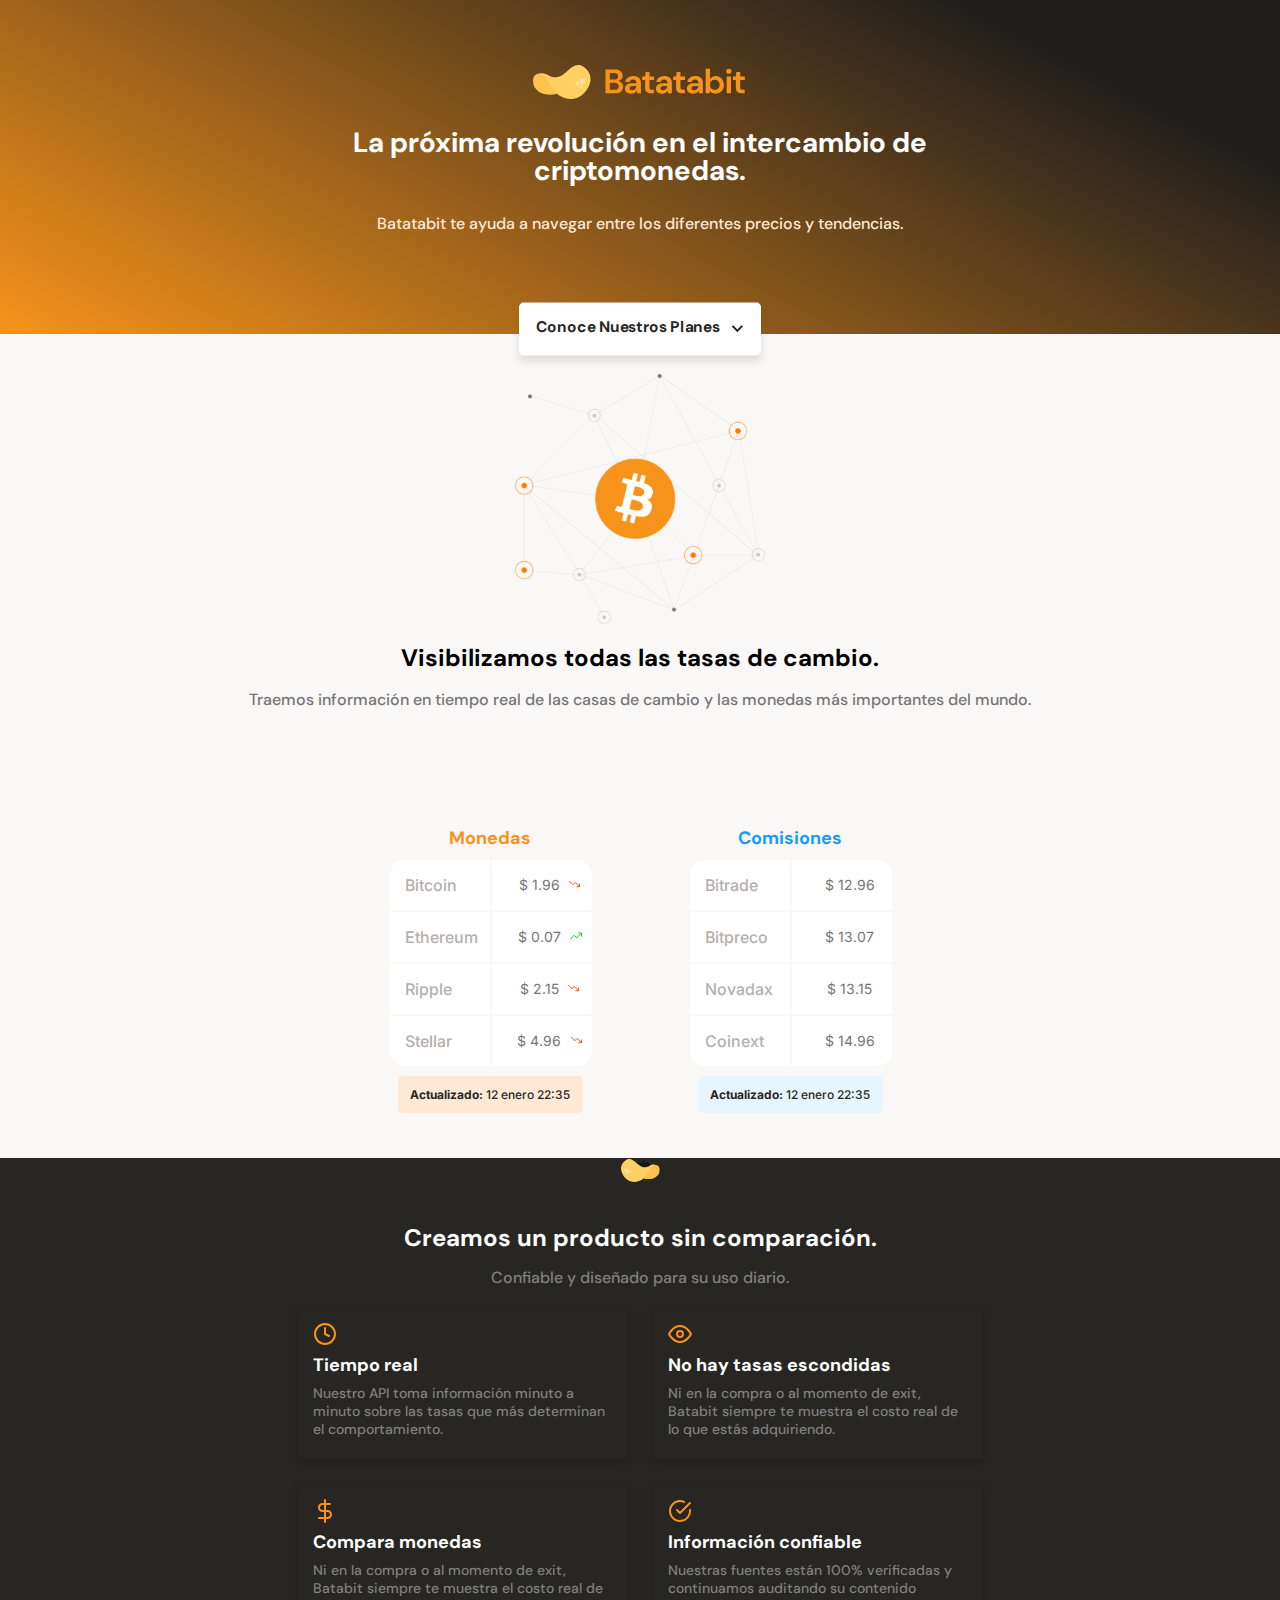
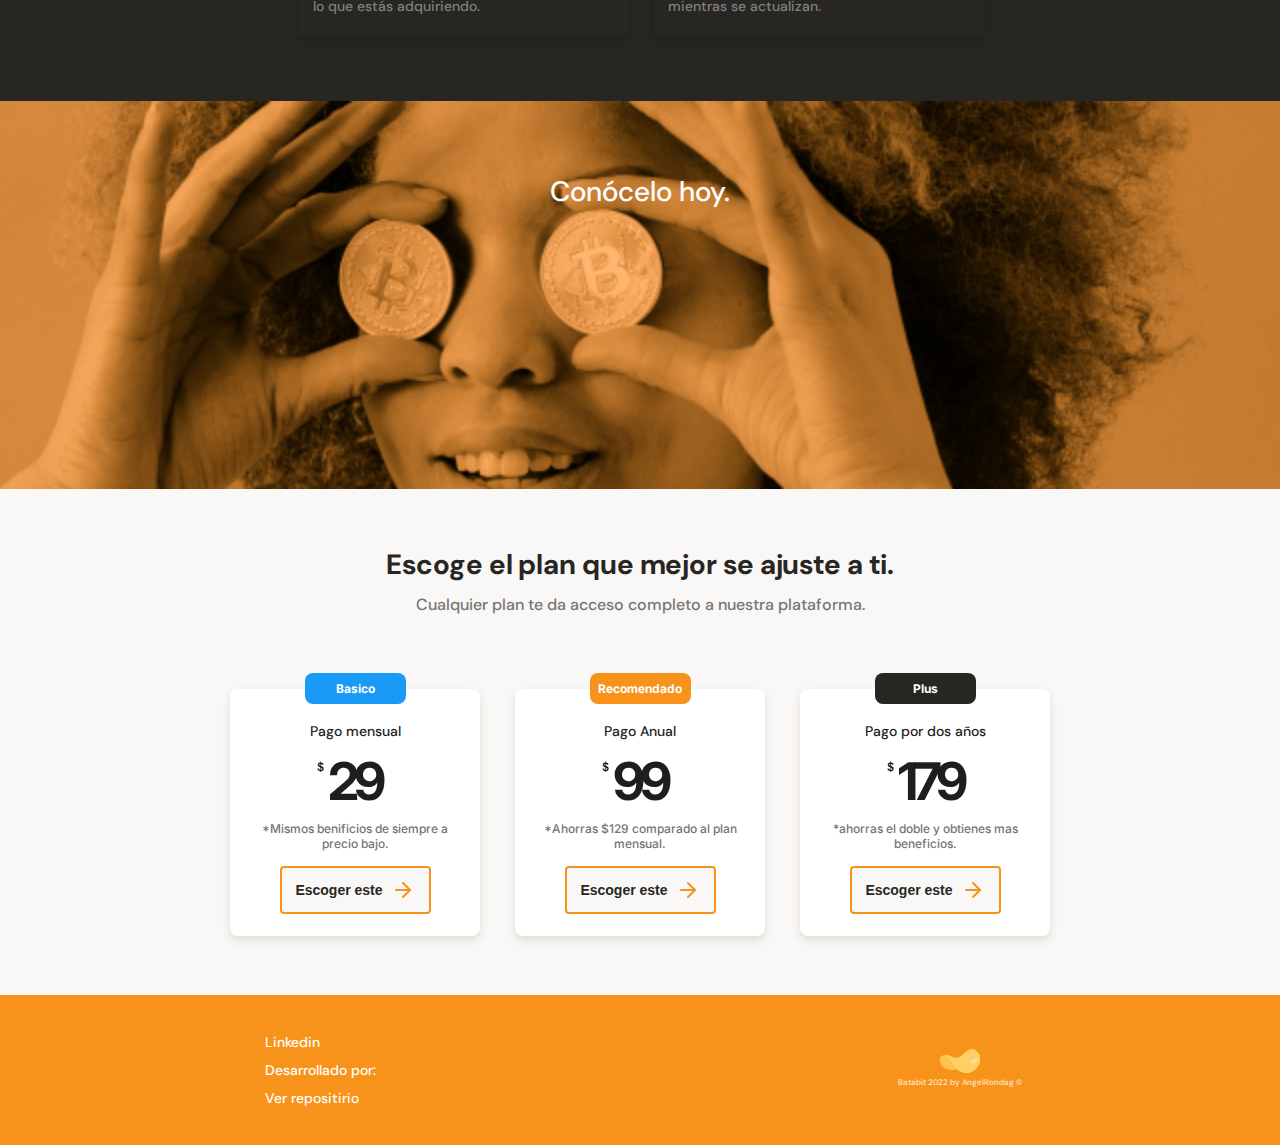
<file: index.html>
<!DOCTYPE html>
<html lang="en">
<head>
    <meta charset="UTF-8">
    <meta http-equiv="X-UA-Compatible" content="IE=edge">
    <meta name="viewport" content="width=device-width, initial-scale=1.0">
    <title>Proyecto-batatabit</title>
    <link rel="preconnect" href="https://fonts.googleapis.com">
<link rel="preconnect" href="https://fonts.gstatic.com" crossorigin>
<link href="https://fonts.googleapis.com/css2?family=DM+Sans:wght@400;500;700&family=Inter:wght@300;400;700&display=swap" rel="stylesheet">
<link rel="stylesheet" href="style.css">
<link rel="stylesheet" href="/table.css" media="(min-width: 918px)">
<link  rel="icon" href="/assets/imgs/Group.png" >
</head>
<body>
    <div class="prueba"> 
        <span class="prueba__center"></span>
    </div>
<header>
    <div class="nav">
        <img class="nav__logo" src="/assets/imgs/logo.svg" alt="">
        <div class="nav__contain">
            <h1 class="nav__title">La próxima revolución en el intercambio de criptomonedas.</h1>
            <p class="nav__p">Batatabit te ayuda a navegar entre los diferentes precios y tendencias.</p>
        </div>
    </div>
    <a class="nav-buttom"  href="#planes">Conoce Nuestros Planes<span class="nav-buttom__dow"></span> </a>
</header>    
<main class="main">
        <section class="first">
            <div class="first__contain-Img">
                <span class="first__Img"></span>
            </div>
            <div class="first__contain-title">
                <h1 class="first__title">Visibilizamos todas las tasas de cambio.</h1>
                <p class="first__p">Traemos información en tiempo real de las casas de cambio y las monedas más importantes del mundo.</p>
            </div>
                <section class="list">
                    <div class="list__contain">
                        <h2 class="list__title">Monedas</h2>     
                        <div class="list__ul">
                            <div class="list__li border-radius radius-top-left">
                                <p>Bitcoin</p>
                            </div>
                            <div class="list__li-2 radius-top-right">
                                <p>$ 1.96 <span class="list--l1"> </span></p>
                            </div>
                            <div class="list__li">
                                <p>Ethereum</p>
                            </div>
                            <div class="list__li-2">
                                <p>$ 0.07 <span class="list--l2"> </span></p>
                            </div>
                            <div class="list__li">
                                <p>Ripple</p>
                            </div>
                            <div class="list__li-2">
                                <p>$ 2.15 <span class="list--l3"> </span></p>
                            </div>
                            <div class="list__li radius-bottom-left">
                                <p>Stellar</p>
                            </div>
                            <div class="list__li-2 radius-bottom-right">
                                <p>$ 4.96 <span class="list--l4"> </span></p>
                            </div>
                        </div>
                        <div class="list__footer">
                            <p class="list__footer-p "> <b>Actualizado: </b>12 enero 22:35</p>
                        </div>
                    </div>  
                    
                    <div class="list__contain">
                        <h2 class="list__title list--comisiones">Comisiones</h2>     
                        <div class="list__ul">
                        <div class="list__li border-radius radius-top-left">
                            <p>Bitrade</p>
                        </div>
                        <div class="list__li-2 radius-top-right">
                            <p>$ 12.96</p>
                        </div>
                        <div class="list__li">
                            <p>Bitpreco</p>
                        </div>
                        <div class="list__li-2">
                            <p>$ 13.07</p>
                        </div>
                        <div class="list__li">
                            <p>Novadax</p>
                        </div>
                        <div class="list__li-2">
                            <p>$ 13.15</p>
                        </div>
                        <div class="list__li radius-bottom-left">
                            <p>Coinext</p>
                        </div>
                        <div class="list__li-2 radius-bottom-right">
                            <p>$ 14.96</p>
                        </div>
                    </div>
                        <div class="list__footer list--md-footer-blue">
                        <p class="list__footer-p "> <b>Actualizado: </b>12 enero 22:35</p>
                        </div>
                </div>               
            </section>
        </section>

        <section class="second">
            <div class="second__container">hola
                <span class="second__logo"></span>
                <div class="second__title-container">
                    <h2 class="second__title">Creamos un producto sin comparación.</h2>
                    <p class="second__p">Confiable y diseñado para su uso diario.</p>
                </div>
                <section class="second-section">
                    <article class="second-section__article">
                        <span class="second-section__icon second--icon-one"></span>
                        <p class="second-section__p1">Tiempo real</p>
                        <p class="second-section__p2">Nuestro API toma información minuto a minuto sobre las tasas que más determinan el comportamiento.</p>
                    </article>

                    <article class="second-section__article">
                        <span class="second-section__icon second--icon-two"></span>
                        <p class="second-section__p1">No hay tasas escondidas</p>
                        <p class="second-section__p2">Ni en la compra o al momento de exit, Batabit siempre te muestra el costo real de lo que estás adquiriendo.</p>
                    </article>

                    <article class="second-section__article">
                        <span class="second-section__icon second--icon-three"></span>
                        <p class="second-section__p1">Compara monedas</p>
                        <p class="second-section__p2">Ni en la compra o al momento de exit, Batabit siempre te muestra el costo real de lo que estás adquiriendo.</p>
                    </article>

                    <article class="second-section__article">
                        <span class="second-section__icon second--icon-four"></span>
                        <p class="second-section__p1">Información confiable</p>
                        <p class="second-section__p2">Nuestras fuentes están 100% verificadas y continuamos auditando su contenido mientras se actualizan.</p>
                    </article>
                </section>
            </div>
        </section>

        <section class="third">
            <div class="third__container">
                <h2 class="third__h2">Conócelo hoy.</h2>
            </div>
        </section>
        <section class="fourth">
            <div class="fourth__container">
                <div class="fourth__container-title">
                    <h2 class="fourth__title">Escoge el plan que mejor se ajuste a ti.</h2>
                    <p class="fourth__p-title">Cualquier plan te da acceso completo a nuestra plataforma.</p>
                </div>
                    
                <section id="planes" class="fourth-m">

                    <article class="fourth-m__article">
                        <div class="fourth-m__container">
                        <span class="fourth-m__head fourth--md-blue">Basico</span>
                        <p class="fourth-m__p-1">Pago mensual</p>
                        <div class="fourth-m__group">
                            <div class="fourth-m__dollar">$</div>
                            <div class="fourth-m__number">29</div>
                        </div>
                        <p class="fourth-m__p">*Mismos benificios de siempre a precio bajo.</p>
                        <button class="fourth-m__buttom"> <p>Escoger este</p> <span class="fourth_m__buttom-only"></span></button>
                        </div>
                    </article>

                    <article class="fourth-m__article">
                    <div class="fourth-m__container">
                        <span class="fourth-m__head">Recomendado</span>
                        <p class="fourth-m__p-1">Pago Anual</p>
                        <div class="fourth-m__group">
                            <div class="fourth-m__dollar">$</div>
                            <div class="fourth-m__number">99</div>
                        </div>
                        <p class="fourth-m__p">*Ahorras $129 comparado al plan mensual.</p>
                        <button class="fourth-m__buttom"> <p>Escoger este</p> <span class="fourth_m__buttom-only"></span></button>
                    </div>
                    </article>

                    <article class="fourth-m__article">
                        <div class="fourth-m__container">
                        <span class="fourth-m__head fourth--md-purple">Plus</span>
                        <p class="fourth-m__p-1">Pago por dos años</p>
                        <div class="fourth-m__group">
                            <div class="fourth-m__dollar">$</div>
                            <div class="fourth-m__number">179</div>
                        </div>
                        <p class="fourth-m__p">*ahorras el doble y obtienes mas beneficios.</p>
                        <button class="fourth-m__buttom"> <p>Escoger este</p> <span class="fourth_m__buttom-only"></span></button>
                        </div>
                    </article>
                </section>
            </div>
        </section>
</main>
<footer>
    <section class="footer-s">
    <div class="footer-s__container">
        <a href=#"><span>Linkedin</span></a>
        <a href="#"> <span>Desarrollado por:</span></a>
        <a href="#"><span>Ver repositirio</span></a>
    </div>
    
    </section >
    <section class="footer-s">
    <div class="footer-s__container-logo">
        <span class="footer-s__logo"></span>
        <p class="footer-s__p">Batabit 2022 by AngelRondag ©</p>
    </div>
    </section>
</footer>
</body>
</html>
</file>
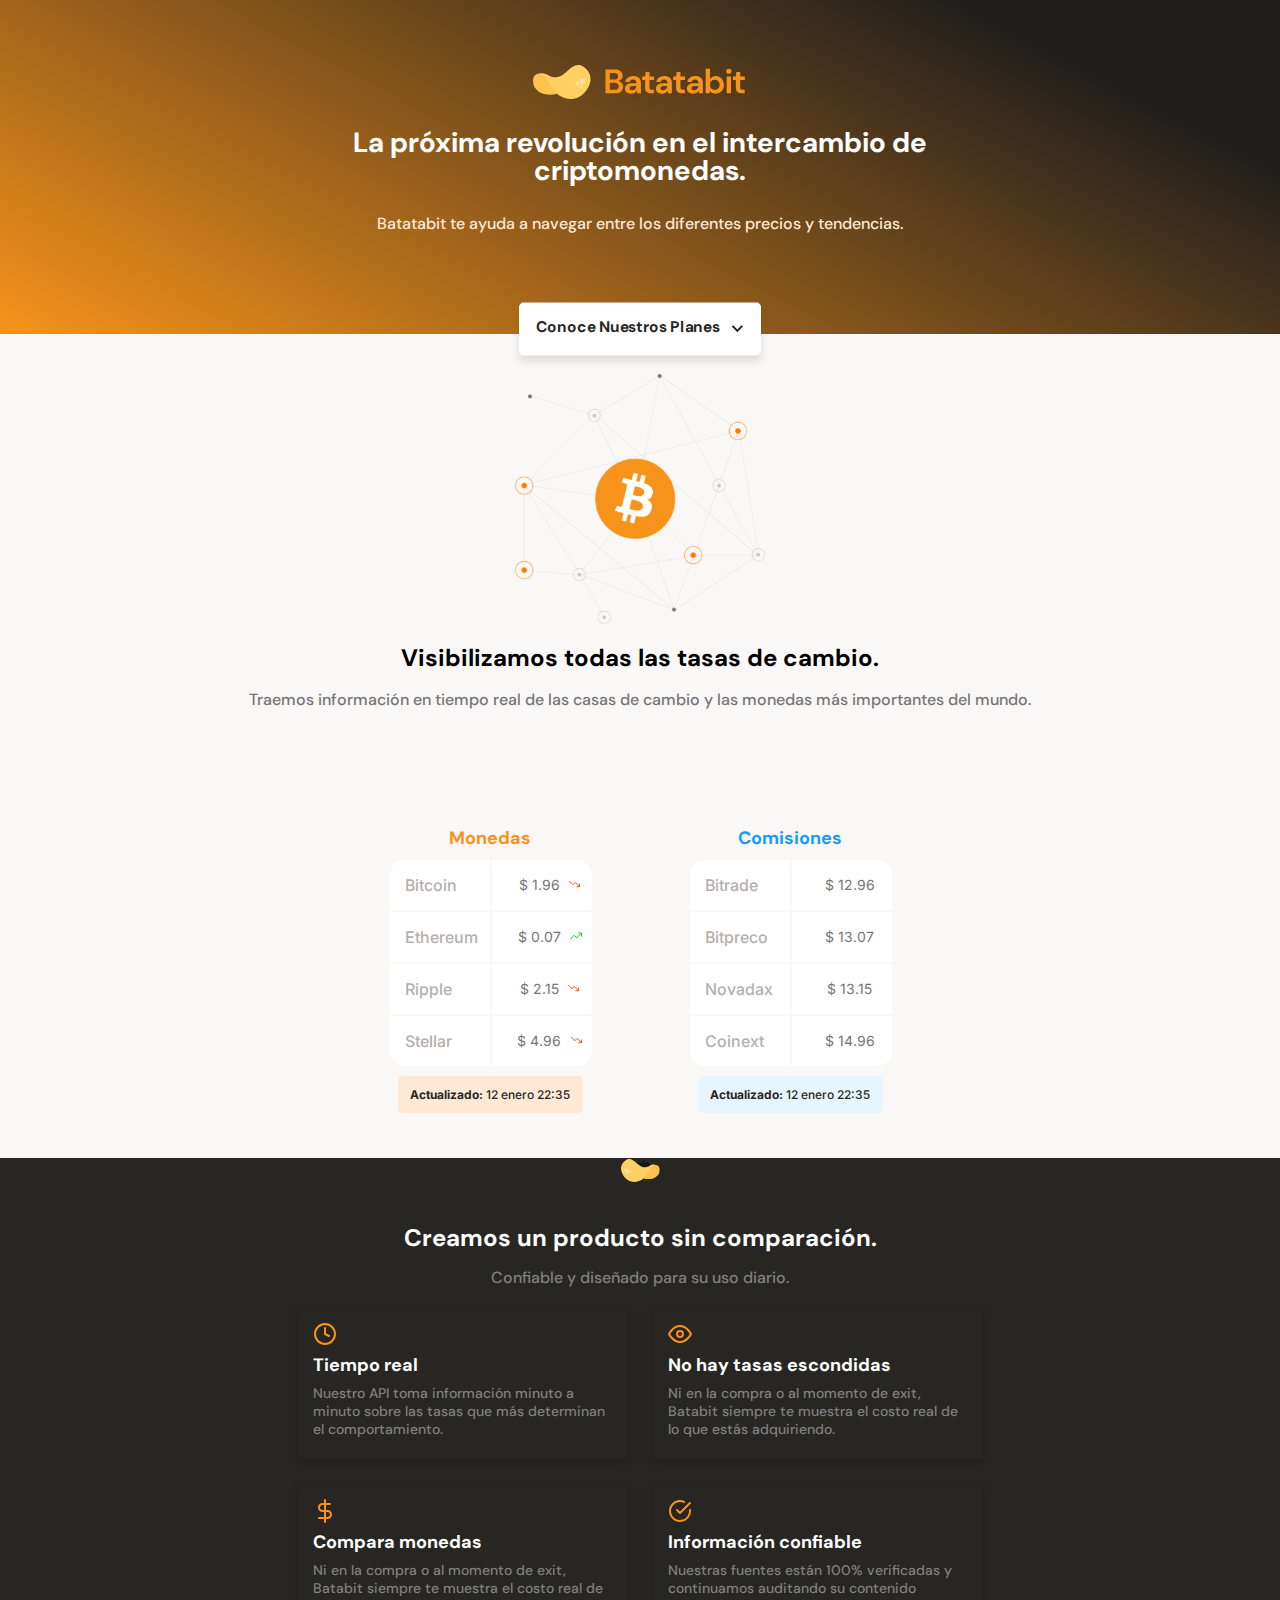
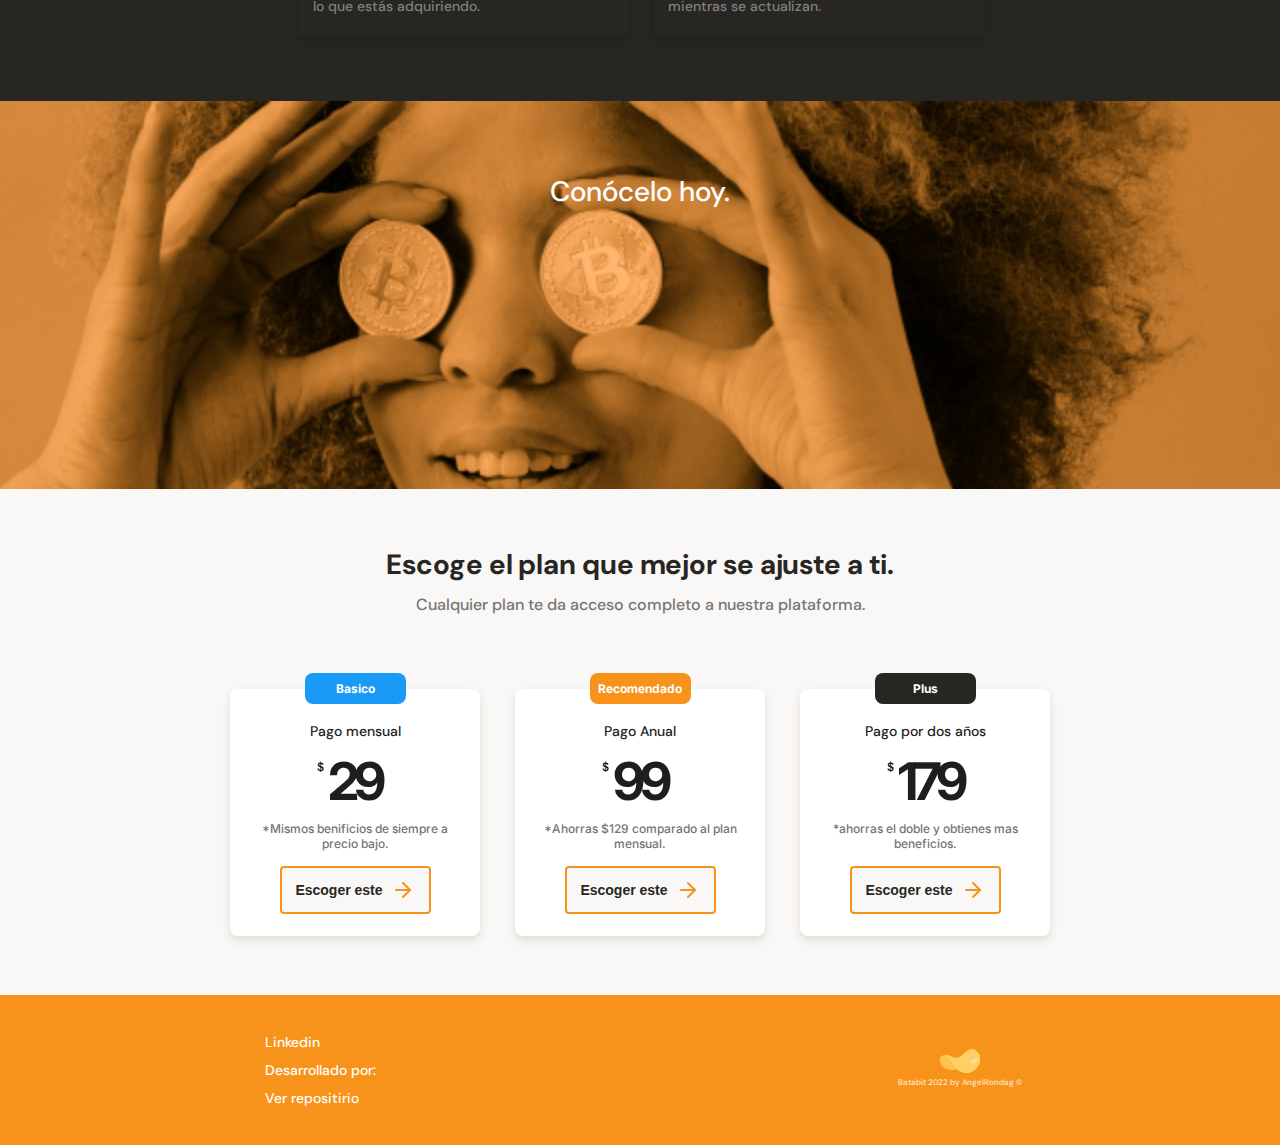
<file: idex.html>
<!DOCTYPE html>
<html lang="en">
<head>
    <meta charset="UTF-8">
    <meta http-equiv="X-UA-Compatible" content="IE=edge">
    <meta name="viewport" content="width=device-width, initial-scale=1.0">
    <title>Proyecto-batatabit</title>
    <link rel="preconnect" href="https://fonts.googleapis.com">
<link rel="preconnect" href="https://fonts.gstatic.com" crossorigin>
<link href="https://fonts.googleapis.com/css2?family=DM+Sans:wght@400;500;700&family=Inter:wght@300;400;700&display=swap" rel="stylesheet">
<link rel="stylesheet" href="style.css">
<link rel="stylesheet" href="css/table.css" media="(min-width: 918px)">
<link  rel="icon" href="/assets/imgs/Group.png" >
</head>
<body>
    <div class="prueba"> 
        <span class="prueba__center"></span>
    </div>
<header>
    <div class="nav">
        <img class="nav__logo" src="/assets/imgs/logo.svg" alt="">
        <div class="nav__contain">
            <h1 class="nav__title">La próxima revolución en el intercambio de criptomonedas.</h1>
            <p class="nav__p">Batatabit te ayuda a navegar entre los diferentes precios y tendencias.</p>
        </div>
    </div>
    <a class="nav-buttom"  href="#planes">Conoce Nuestros Planes<span class="nav-buttom__dow"></span> </a>
</header>    
<main class="main">
        <section class="first">
            <div class="first__contain-Img">
                <span class="first__Img"></span>
            </div>
            <div class="first__contain-title">
                <h1 class="first__title">Visibilizamos todas las tasas de cambio.</h1>
                <p class="first__p">Traemos información en tiempo real de las casas de cambio y las monedas más importantes del mundo.</p>
            </div>
                <section class="list">
                    <div class="list__contain">
                        <h2 class="list__title">Monedas</h2>     
                        <div class="list__ul">
                            <div class="list__li border-radius radius-top-left">
                                <p>Bitcoin</p>
                            </div>
                            <div class="list__li-2 radius-top-right">
                                <p>$ 1.96 <span class="list--l1"> </span></p>
                            </div>
                            <div class="list__li">
                                <p>Ethereum</p>
                            </div>
                            <div class="list__li-2">
                                <p>$ 0.07 <span class="list--l2"> </span></p>
                            </div>
                            <div class="list__li">
                                <p>Ripple</p>
                            </div>
                            <div class="list__li-2">
                                <p>$ 2.15 <span class="list--l3"> </span></p>
                            </div>
                            <div class="list__li radius-bottom-left">
                                <p>Stellar</p>
                            </div>
                            <div class="list__li-2 radius-bottom-right">
                                <p>$ 4.96 <span class="list--l4"> </span></p>
                            </div>
                        </div>
                        <div class="list__footer">
                            <p class="list__footer-p "> <b>Actualizado: </b>12 enero 22:35</p>
                        </div>
                    </div>  
                    
                    <div class="list__contain">
                        <h2 class="list__title list--comisiones">Comisiones</h2>     
                        <div class="list__ul">
                        <div class="list__li border-radius radius-top-left">
                            <p>Bitrade</p>
                        </div>
                        <div class="list__li-2 radius-top-right">
                            <p>$ 12.96</p>
                        </div>
                        <div class="list__li">
                            <p>Bitpreco</p>
                        </div>
                        <div class="list__li-2">
                            <p>$ 13.07</p>
                        </div>
                        <div class="list__li">
                            <p>Novadax</p>
                        </div>
                        <div class="list__li-2">
                            <p>$ 13.15</p>
                        </div>
                        <div class="list__li radius-bottom-left">
                            <p>Coinext</p>
                        </div>
                        <div class="list__li-2 radius-bottom-right">
                            <p>$ 14.96</p>
                        </div>
                    </div>
                        <div class="list__footer list--md-footer-blue">
                        <p class="list__footer-p "> <b>Actualizado: </b>12 enero 22:35</p>
                        </div>
                </div>               
            </section>
        </section>

        <section class="second">
            <div class="second__container">hola
                <span class="second__logo"></span>
                <div class="second__title-container">
                    <h2 class="second__title">Creamos un producto sin comparación.</h2>
                    <p class="second__p">Confiable y diseñado para su uso diario.</p>
                </div>
                <section class="second-section">
                    <article class="second-section__article">
                        <span class="second-section__icon second--icon-one"></span>
                        <p class="second-section__p1">Tiempo real</p>
                        <p class="second-section__p2">Nuestro API toma información minuto a minuto sobre las tasas que más determinan el comportamiento.</p>
                    </article>

                    <article class="second-section__article">
                        <span class="second-section__icon second--icon-two"></span>
                        <p class="second-section__p1">No hay tasas escondidas</p>
                        <p class="second-section__p2">Ni en la compra o al momento de exit, Batabit siempre te muestra el costo real de lo que estás adquiriendo.</p>
                    </article>

                    <article class="second-section__article">
                        <span class="second-section__icon second--icon-three"></span>
                        <p class="second-section__p1">Compara monedas</p>
                        <p class="second-section__p2">Ni en la compra o al momento de exit, Batabit siempre te muestra el costo real de lo que estás adquiriendo.</p>
                    </article>

                    <article class="second-section__article">
                        <span class="second-section__icon second--icon-four"></span>
                        <p class="second-section__p1">Información confiable</p>
                        <p class="second-section__p2">Nuestras fuentes están 100% verificadas y continuamos auditando su contenido mientras se actualizan.</p>
                    </article>
                </section>
            </div>
        </section>

        <section class="third">
            <div class="third__container">
                <h2 class="third__h2">Conócelo hoy.</h2>
            </div>
        </section>
        <section class="fourth">
            <div class="fourth__container">
                <div class="fourth__container-title">
                    <h2 class="fourth__title">Escoge el plan que mejor se ajuste a ti.</h2>
                    <p class="fourth__p-title">Cualquier plan te da acceso completo a nuestra plataforma.</p>
                </div>
                    
                <section id="planes" class="fourth-m">

                    <article class="fourth-m__article">
                        <div class="fourth-m__container">
                        <span class="fourth-m__head fourth--md-blue">Basico</span>
                        <p class="fourth-m__p-1">Pago mensual</p>
                        <div class="fourth-m__group">
                            <div class="fourth-m__dollar">$</div>
                            <div class="fourth-m__number">29</div>
                        </div>
                        <p class="fourth-m__p">*Mismos benificios de siempre a precio bajo.</p>
                        <button class="fourth-m__buttom"> <p>Escoger este</p> <span class="fourth_m__buttom-only"></span></button>
                        </div>
                    </article>

                    <article class="fourth-m__article">
                    <div class="fourth-m__container">
                        <span class="fourth-m__head">Recomendado</span>
                        <p class="fourth-m__p-1">Pago Anual</p>
                        <div class="fourth-m__group">
                            <div class="fourth-m__dollar">$</div>
                            <div class="fourth-m__number">99</div>
                        </div>
                        <p class="fourth-m__p">*Ahorras $129 comparado al plan mensual.</p>
                        <button class="fourth-m__buttom"> <p>Escoger este</p> <span class="fourth_m__buttom-only"></span></button>
                    </div>
                    </article>

                    <article class="fourth-m__article">
                        <div class="fourth-m__container">
                        <span class="fourth-m__head fourth--md-purple">Plus</span>
                        <p class="fourth-m__p-1">Pago por dos años</p>
                        <div class="fourth-m__group">
                            <div class="fourth-m__dollar">$</div>
                            <div class="fourth-m__number">179</div>
                        </div>
                        <p class="fourth-m__p">*ahorras el doble y obtienes mas beneficios.</p>
                        <button class="fourth-m__buttom"> <p>Escoger este</p> <span class="fourth_m__buttom-only"></span></button>
                        </div>
                    </article>
                </section>
            </div>
        </section>
</main>
<footer>
    <section class="footer-s">
    <div class="footer-s__container">
        <a href=#"><span>Linkedin</span></a>
        <a href="#"> <span>Desarrollado por:</span></a>
        <a href="#"><span>Ver repositirio</span></a>
    </div>
    
    </section >
    <section class="footer-s">
    <div class="footer-s__container-logo">
        <span class="footer-s__logo"></span>
        <p class="footer-s__p">Batabit 2022 by AngelRondag ©</p>
    </div>
    </section>
</footer>
</body>
</html>
</file>
<file: style.css>
:root {
    /* color*/
    --linear:   linear-gradient(207.8deg, #201E1C 16.69%, #F7931A 100%);
    --bitcoin-orange: #F7931A;
    --soft-orange: #FFE9D5;
    --secondary-blue:  #1A9AF7;
    --soft-blue: #E7F5FF;
    --black: #201E1C;
    --warm-black: #282623;
    --grey: #BABABA;
    --off-white:#FAF8F7;
    --just-white: #FFF;
}
* {
    margin: 0;
    padding: 0; 
    box-sizing: border-box;
}
html {
    font-family: 'DM Sans', sans-serif;
    font-size: 62.5%;
}
a {
    text-decoration:none;
    border: none;
}
li {
    list-style: none;
}
header {
    width: 100%;
    min-width: 320px;
    
    height: 334px;
    display: flex;
    flex-direction:column;
    align-items: center;
    background: var(--linear);
    position:relative
}
.nav {
    display: flex;
    flex-direction:column;
    justify-content: center;
    align-items: center;
    width: 90%;
    min-width: 288px;
    max-width:700px;
    height:218px;
    margin:20px auto 0;
    text-align: center;
}
.nav__logo {
    width:300px;
    height:24px;
    margin: 40px 0 0;
    align-self: center;
}
.nav__title {
    font-size: 2.4rem;
    font-weight:700;
    line-height:2.8rem;
    margin: 30px 0 30px;
    color: var(--just-white);
}
.nav__p {
    font-size:1.4rem;
    line-height:1.8rem;
    font-weight:500;
    color: var(--soft-orange)
}
.nav-buttom {
    width:220px ;
    height:48px;
    border-radius:4px;
    position: absolute;
    display: block;
    bottom: -19px;
    padding: 16.5px 15px;
    background-color: #fff;
    color: var(--warm-black);
    text-align: center;
    font-size: 1.4rem;
    line-height:1rem;
    font-weight: bold;
    text-align: center;
    box-shadow: 0 5px 8px rgba(89 73 30/ 17%);
}   
.nav-buttom__dow {
    width:12px;
    height:7px;
    display: inline-block;
    margin: 0 0 0 10px;
    background: url('/assets/icons/arrow-dow.svg') no-repeat center;
    background-size: contain;
}
.main {
    width: 100%;
    height: auto;
    min-width: 320px;
    background: var(--off-white);
    padding: 40px 0 25px;
}
.first {
    width: 90%;
    margin: 0 auto;
    display: flex;
    flex-direction:column;
    align-items:center;
    justify-content: center;
}
.first__Img {
    display: inline-block;
    width: 195px;
    height: 195px;
    background: url('/assets/imgs/Bitcoin.svg') no-repeat center;
    background-size: contain;
}
.first__contain-title {
    width:90%;
    height:190px ;
    margin: 0 auto;
    text-align: center;
}
.first__title {
    margin: 18px 0 0;
    font-size: 2.4rem;
    line-height: 2.6rem;
    font-weight: bold;
    color: var('--warm-black');
}
.first__p {
    margin: 20px 0 0 ;
    font-size: 1.4rem;
    line-height:1.8rem;
    font-weight:500;
    color:#757575 ;
}
.list {
    width: 100%;
    min-width: 320px;
    max-width: 900px;
    display: flex;
    flex-wrap: wrap;
    justify-content: center;
    column-gap: 100px;
    
}
.list__title {
    font-size:1.8rem;
    font-weight: bold;
    line-height: 2.4;
    color: var(--bitcoin-orange);
    text-align:center;
}
.list--comisiones {
    color: var(--secondary-blue);
}
.list__ul {
    width: 200px;
    display: grid;
    grid-template-rows: repeat(4,50px);
    grid-template-columns: 50% 50%;
    grid-column: center;
    grid-row: center;
    gap: 2px;
}
.list__li , .list__li-2 {
    padding: 0 0 0 15px;
    font-family: 'Inter';
    font-size: 1.6rem;
    font-weight: 500;
    line-height:1.9rem;
    color: #B5B0AC;
    background-color: var(--just-white);
    display: flex;
    align-items: center;
}
.list__li-2 {
    justify-content: center;
    font-size:1.4rem;
    font-weight:400;
    line-height: 1.7;
    color:#757575
}
.list__contain {
    display: flex;
    flex-direction:column;
    align-items: center;
    margin: 0 0 45px
}
.list--l1, .list--l2, .list--l3, .list--l4 {
    width: 12px;
    height: 12px;
    display: inline-block;
    margin-left: 5px;
    background: url('/assets/icons/trending-down.svg') no-repeat center;
    background-size: contain;
}
.list--l2 {
    background-image: url('/assets/icons/trending-up.svg');
}
.radius-top-left {
    border-radius: 15px 0 0 0 ;
}
.radius-top-right {
    border-radius: 0 15px 0 0 ;
}
.radius-bottom-left {
        border-radius: 0 0 0 15px ;
}
.radius-bottom-right {
    border-radius: 0 0 15px 0;
    
}
.list__footer {
    margin: 10px 0 0;
    width: 185px ;
    height:37px;
    padding: 10px;
    display: flex;
    justify-content: center;
    align-items: center;
    border-radius:5px;
    background-color: var(--soft-orange);
}
.list--md-footer-blue {
    background-color: var(--soft-blue);
}
.list__footer-p {
    font-family: 'Inter';
    font-size: 1.2rem ;
    font-weight: 500;
    color: var(--warm-black);
}
.second {
    width: 100%;
    min-width: 320px;
    background-color: var(--warm-black);
    position: relative;
}
.second__container {
    width: 90%;
    min-width: 320px;
    margin: 0 auto;
    display: flex;
    flex-direction: column;
    align-items: center;
}
.second__logo {
    width: 40px;
    height: 24px;
    display: inline-block;
    position:relative;
    top: -12px;
    background: url('/assets/imgs/patata.svg') no-repeat center;
    background-size: contain;
}
.second__container-title {
    min-width: 288px;
    max-width: 900px;
}
.second__title {
    margin: 30px 0 0;
    font-size: 2.4rem;
    font-weight: bold;
    line-height:2.6rem;
    text-align: center;
    color: var(--just-white);
}
.second__p {
    margin: 18px 0 0;
    text-align: center;
    font-size:1.4rem ;
    font-weight:500;
    line-height: 1.8rem;
    color: #808080;
}
.second-section {
    width: 100%;
    min-width: 320px;
    max-width: 900px;
    margin: 20px 0 65px;
    display: flex;
    justify-content:center;
    flex-wrap: wrap;
    column-gap: 25px;
    row-gap:25px;
}
.second-section__article {
    width: 90%;
    min-width: 288px;
    max-width: 330px;
    height:152px;
    display: flex;
    flex-direction: column;
    border-radius: 4px;
    box-shadow: 0 4px 8px rgba( 0 0 0 / 16%);
    padding: 15px;
}
.second-section__icon {
    width: 24px;
    height: 24px;
    display: inline-block;
    background-position: center;
    background-size: contain;
    background-repeat: no-repeat;

}
.second--icon-one {
    background-image: url('/assets/icons/clock.svg');
}
.second--icon-two {
    background-image: url('/assets/icons/eye.svg');
}
.second--icon-three {
    background-image: url('/assets/icons/dollar.svg');
}
.second--icon-four {
    background-image: url('/assets/icons/check-circle.svg');
}
.second-section__p2 {
    margin:10px 0 0;
    font-size: 1.4rem;
    font-weight: 500;
    line-height:1.8rem;
    color: #808080;
}
.second-section__p1 {
    margin: 10px 0 0;
    font-size: 1.8rem;
    font-weight: bold;
    line-height: 1.8rem;
    color: var(--just-white);
}
.third {
    width: 100%;
    min-width: 320px;
    height: 388px;
    background: url(/assets/imgs/bitcoin-rend.jpg) no-repeat center;
    background-size: cover;
}
.third__container {
    display: flex;
    justify-content: center;
}
.third__h2 {
    margin: 78px 0 0;
    text-align: center;
    font-size: 2.4rem;
    font-weight: 500;
    line-height: 2.6rem;
    color: var(--just-white);
}

.fourth {
    width: 100%;
    min-width: 320px;
    margin: 33px 0 0;
}
.fourth__container {
    display: flex;
    flex-direction:column;
    align-items: center;
}
.fourth__container-title {
    width:90%;
    min-width: 288px;
    max-width: 700px
}
.fourth__title {
    margin: 30px 0 0;
    text-align: center;
    font-size: 2.4rem;
    font-weight:bold;
    line-height:2.6rem;
    letter-spacing: -.1px;
    color: var(--warm-black);
}
.fourth__p-title {
    margin: 18px 0 0;
    text-align: center;
    font-size: 1.4rem;
    font-weight:500;
    line-height:1.8rem;
    color: #757575;
}
.fourth-m {
    width: 100%;
    min-width: 320px;
    height: 316px;
    margin: 40px auto 0;
    padding:0 20px;
    display: flex;
    gap: 15px;
    overflow-x: scroll;
    overscroll-behavior-x: contain;
    scroll-snap-type: x proximity;
}
.fourth-m::-webkit-scrollbar {
    height: 3px;
}
.fourth-m::-webkit-scrollbar-thumb {
    background-color: var(--bitcoin-orange);

    border-radius:1px;
}
.fourth-m__article {
    width: 70%;
    min-width:200px;
    max-width: 250px;
    height: 247px;
    scroll-snap-align: center;
    margin: auto;
    border-radius: 8px;
    box-shadow: 0 4px 8px rgba(89 73 30 / 16%);
    background-color: var(--just-white);
}
.fourth-m__container {
    width: 85%;
    margin: 0 auto;
    position: relative;
    display: flex;
    flex-direction:column;
    align-items: center;
}
.fourth-m__head {
    width: 101px ;
    height:31px;
    position: absolute;
    top: -15.5px;
    padding: 8px;
    text-align: center;
    font-family: 'Inter', sans-serif;
    font-size: 1.2rem;
    font-weight: bold;
    line-height: 1.5rem;
    border-radius: 8px;
    background: var(--bitcoin-orange);
    color: var(--just-white);
}
.fourth--md-blue {
    background-color: var(--secondary-blue);
}
.fourth--md-purple {
    background-color: var(--warm-black);
}
.fourth-m__p-1 {
    margin:33px 0 0;
    font-size: 1.4rem;
    font-weight: 500;
    line-height: 1.8rem;
    color: var(--black);
}
.fourth-m__group {
    margin: 10px 0 0;
    width:77px;
    height: 56px;
    display: flex;
    justify-content: start;
}
.fourth-m__number {
    font-family: 'Inter', sans-serif;
    font-size: 5.2rem;
    font-weight: bold;
    line-height: 6.3rem;
    letter-spacing: -.5rem;
    color: var(--black);
}
.fourth-m__dollar {
    font-size: 1.2rem;
    font-weight:500;
    line-height: 1.5rem;
    margin: 10px 4px 0 0;   
}
.fourth-m__p {
    margin: 15px 0 0;
    font-family: 'Inter', sans-serif;
    font-size:1.2rem;
    font-weight: 500;
    line-height: 1.5rem;
    color: #757575;
    text-align: center;
}
.fourth-m__buttom {
    width: 151px;
    height: 48px;
    margin: 15px 0 0;
    padding: 16px 12px;
    display: flex;
    justify-content: center;
    align-items: center;
    gap: 8px;
    border-radius: 4px;
    border: var(--bitcoin-orange) solid 2px;
    background-color: var(--off-white);
    color: var(--warm-black);
    font-size: 1.4rem;
    font-weight: bold;
    line-height: 1.8rem;
    text-align: center;
}
.fourth_m__buttom-only {
    width: 24px;
    height: 24px;
    display: inline-block;
    background: url('/assets/icons/flecha.svg') no-repeat center;
    background-size: contain;
}

footer {
    
    bottom: 0;
    width: 100%;
    min-width: 320px;
    height: 150px;
    display: flex;
    font-size:1.4rem;
    font-weight: 500;
    line-height: 1.8rem;
    color: var(--just-white);
    background-color: var(--bitcoin-orange);
}
.footer-s {
    width: 50%;
    display: flex;
    flex-direction: column;
    justify-content: center;
    align-items: center;
}
.footer-s__container {
    display: flex;
    flex-direction: column;
    gap: 10px;

}
.footer-s__container a {
    color: var(--just-white);
}
.footer-s__container a:hover {
    color: #d7d3d0;
}
.footer-s__logo {
    display: inline-block;
    width: 40px;
    height: 24px;
    background: url(/assets/imgs/logo.svg) ;
    
}
.footer-s__container-logo {
    width: 64 ;
    height: 50px;
    display: flex;
    flex-direction: column;
    align-items: center;
    justify-content: center;
}
.footer-s__p {
    font-size: .8rem;
    font-weight: 500;
    line-height: 1.8rem;
    text-align: center;
    color: var(--soft-orange);
}
</file>
<file: table.css>
.nav__logo {
    width: 400px;
    height: 34px;
}

.nav__title {
    font-size: 2.8rem;
}
.nav__p, .first__p, .second__p, .fourth__p-title {
    font-size: 1.6rem;
}
.nav-buttom {
    transform: scale(1.1);
}
.first__Img {
    width: 250px;
    height: 250px;
    background: url('/assets/imgs/Bitcoin-2x.png') no-repeat center;
    background-size: contain;
}

.third {
    background: url(/assets/imgs/bitcoinbaby-2x.jpg) no-repeat center;
    background-size: cover;
}
.third__h2, .fourth__title {
    font-size: 2.8rem;
}
.fourth-m {
    justify-content: center;
    gap: 35px;

}

.fourth-m__article {
    margin: auto 0;
}

.fourth-m__buttom:hover {
    box-shadow: 3px 3px 8px rgba(247 147 26 / 60%)
}
.fourth-m__article {
    transition: transform .6s ease;
}
.fourth-m__article:hover{
    transform: scale(1.1);
}
</file>
<file: css/table.css>
.nav__logo {
    width: 400px;
    height: 34px;
}

.nav__title {
    font-size: 2.8rem;
}
.nav__p, .first__p, .second__p, .fourth__p-title {
    font-size: 1.6rem;
}
.nav-buttom {
    transform: scale(1.1);
}
.first__Img {
    width: 250px;
    height: 250px;
    background: url('/assets/imgs/Bitcoin-2x.png') no-repeat center;
    background-size: contain;
}

.third {
    background: url(/assets/imgs/bitcoinbaby-2x.jpg) no-repeat center;
    background-size: cover;
}
.third__h2, .fourth__title {
    font-size: 2.8rem;
}
.fourth-m {
    justify-content: center;
    gap: 35px;

}

.fourth-m__article {
    margin: auto 0;
}

.fourth-m__buttom:hover {
    box-shadow: 3px 3px 8px rgba(247 147 26 / 60%)
}
.fourth-m__article {
    transition: transform .6s ease;
}
.fourth-m__article:hover{
    transform: scale(1.1);
}
</file>
